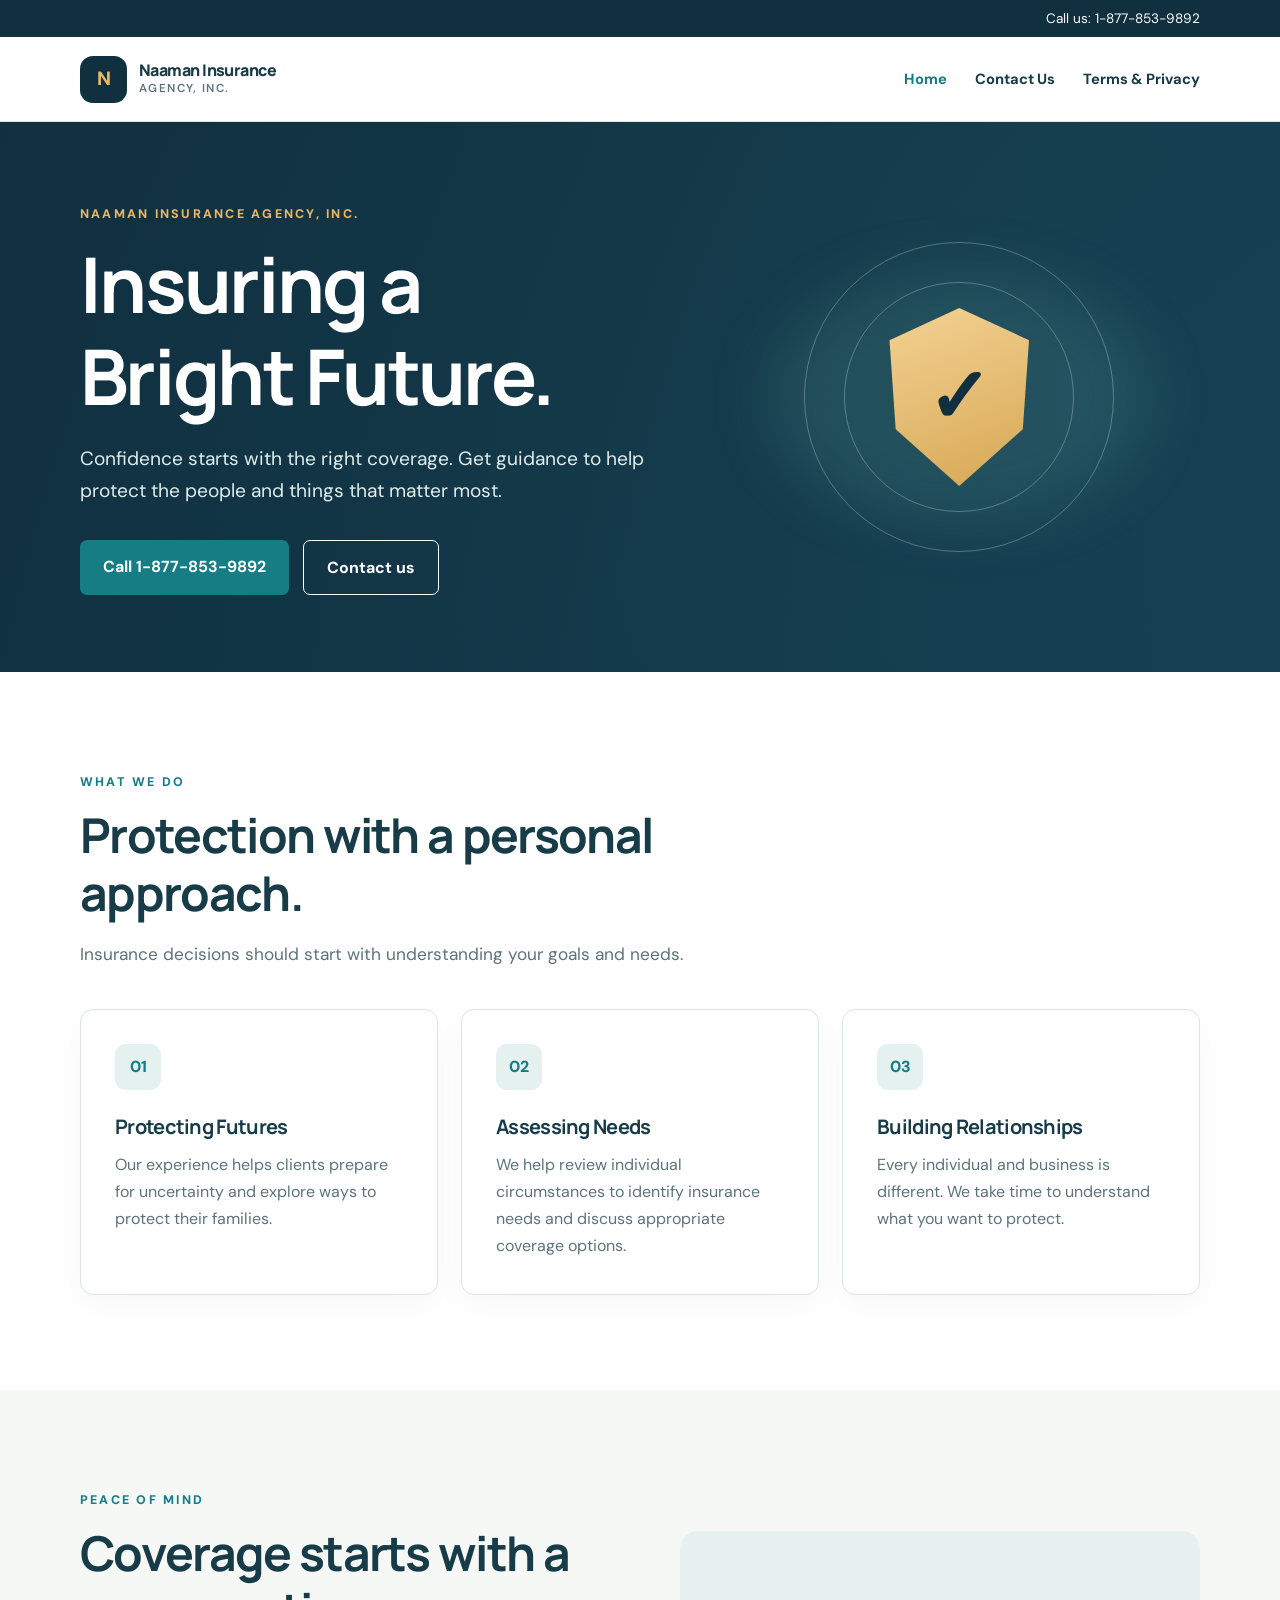
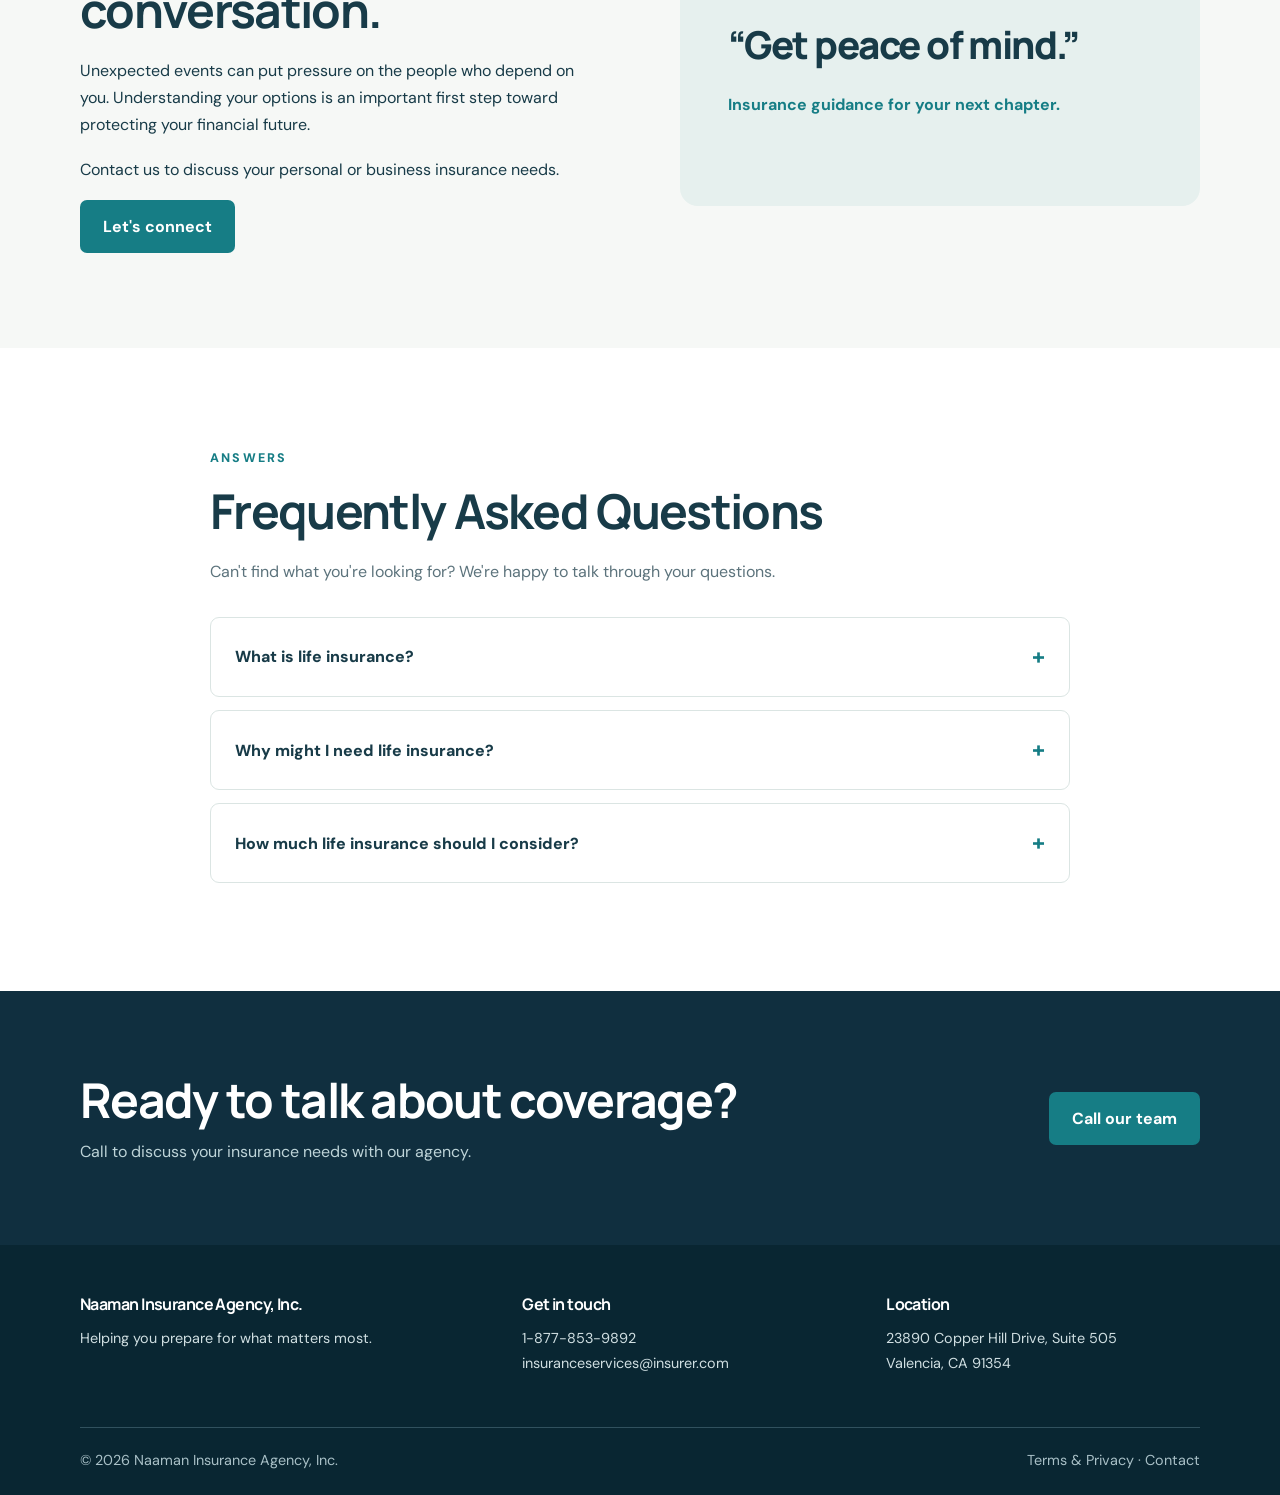
<file: index.html>
<!doctype html><html lang="en"><head><meta charset="utf-8"><meta name="viewport" content="width=device-width,initial-scale=1"><meta name="theme-color" content="#102f3f"><meta name="description" content="Naaman Insurance Agency, Inc. — insurance guidance and personalized assessments for individuals and businesses."><title>Home | Naaman Insurance Agency, Inc.</title><link rel="stylesheet" href="style.css"><script defer src="script.js"></script></head><body><a class="skip" href="#content">Skip to main content</a><div class="topline"><div class="container">Call us: <a href="tel:+18778539892">&nbsp;1-877-853-9892</a></div></div><header class="header"><div class="container nav"><a class="brand" href="index.html"><span class="logo" aria-hidden="true">N</span><span class="brandname">Naaman Insurance<span><small>Agency, Inc.</small></span></span></a><button class="menu-button" aria-expanded="false" aria-controls="navlinks">Menu</button><nav class="links" id="navlinks" aria-label="Main navigation"><a href="index.html" aria-current="page">Home</a><a href="contact-us/" >Contact Us</a><a href="terms-and-services/" >Terms &amp; Privacy</a></nav></div></header><main id="content"><section class="hero"><div class="container hero-wrap"><div><span class="eyebrow">Naaman Insurance Agency, Inc.</span><h1>Insuring a<br>Bright Future.</h1><p>Confidence starts with the right coverage. Get guidance to help protect the people and things that matter most.</p><div class="hero-buttons"><a class="btn" href="tel:+18778539892">Call 1-877-853-9892</a><a class="btn btn-outline" href="contact-us/">Contact us</a></div></div><div class="hero-art" aria-hidden="true"><div class="hero-glow"></div><div class="ring"></div><div class="ring two"></div><div class="shield"><span>✓</span></div></div></div></section>
<section class="section white" id="what-we-do"><div class="container"><div class="section-header"><span class="eyebrow">What we do</span><h2>Protection with a personal approach.</h2><p>Insurance decisions should start with understanding your goals and needs.</p></div><div class="cards"><article class="card"><div class="num">01</div><h3>Protecting Futures</h3><p>Our experience helps clients prepare for uncertainty and explore ways to protect their families.</p></article><article class="card"><div class="num">02</div><h3>Assessing Needs</h3><p>We help review individual circumstances to identify insurance needs and discuss appropriate coverage options.</p></article><article class="card"><div class="num">03</div><h3>Building Relationships</h3><p>Every individual and business is different. We take time to understand what you want to protect.</p></article></div></div></section>
<section class="section"><div class="container intro"><div><span class="eyebrow">Peace of mind</span><h2>Coverage starts with a conversation.</h2><p>Unexpected events can put pressure on the people who depend on you. Understanding your options is an important first step toward protecting your financial future.</p><p>Contact us to discuss your personal or business insurance needs.</p><a class="btn" href="contact-us/">Let's connect</a></div><div class="statement"><div class="quote">“Get peace of mind.”</div><div class="sub">Insurance guidance for your next chapter.</div></div></div></section>
<section class="section white" id="faq"><div class="container faq"><span class="eyebrow">Answers</span><h2>Frequently Asked Questions</h2><p style="color:var(--muted);margin-bottom:32px">Can't find what you're looking for? We're happy to talk through your questions.</p><details><summary>What is life insurance?</summary><p>Life insurance can provide money to your beneficiaries if you die while a qualifying policy is active. Depending on the policy, this benefit may help with housing, education, final expenses, and other financial needs.</p></details><details><summary>Why might I need life insurance?</summary><p>People who rely on your income or care may face financial challenges if you are no longer there. Life insurance may help support those who depend on you.</p></details><details><summary>How much life insurance should I consider?</summary><p>The right amount varies with your income, debts, savings, dependents, and longer-term plans. Contact us to review your situation and explore coverage options.</p></details></div></section>
<section class="cta"><div class="container cta-wrap"><div><h2>Ready to talk about coverage?</h2><p>Call to discuss your insurance needs with our agency.</p></div><a class="btn" href="tel:+18778539892">Call our team</a></div></section></main><footer class="footer"><div class="container"><div class="foot-grid"><div><h3>Naaman Insurance Agency, Inc.</h3><p>Helping you prepare for what matters most.</p></div><div><h3>Get in touch</h3><p><a href="tel:+18778539892">1-877-853-9892</a><br><a href="mailto:insuranceservices@insurer.com">insuranceservices@insurer.com</a></p></div><div><h3>Location</h3><p>23890 Copper Hill Drive, Suite 505<br>Valencia, CA 91354</p></div></div><div class="foot-bottom"><span>© <span id="year">2026</span> Naaman Insurance Agency, Inc.</span><span><a href="terms-and-services/">Terms &amp; Privacy</a> · <a href="contact-us/">Contact</a></span></div></div></footer><script>document.getElementById('year').textContent=new Date().getFullYear()</script></body></html>
</file>
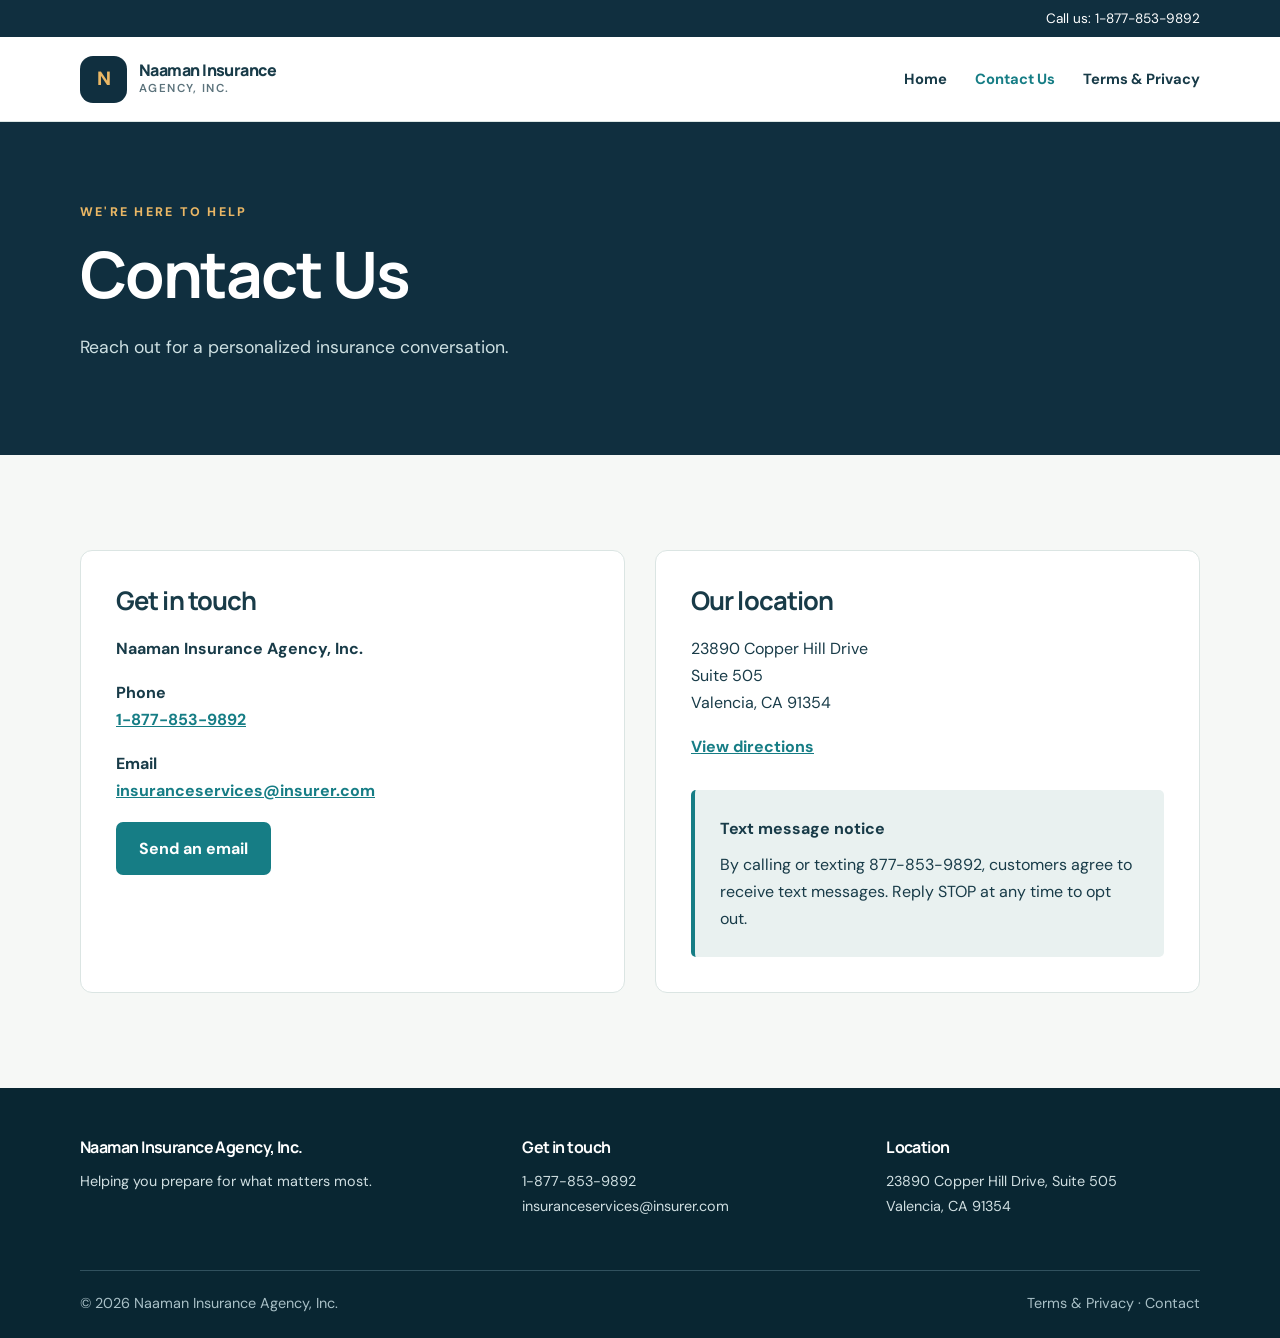
<file: contact-us/index.html>
<!doctype html><html lang="en"><head><meta charset="utf-8"><meta name="viewport" content="width=device-width,initial-scale=1"><meta name="theme-color" content="#102f3f"><meta name="description" content="Naaman Insurance Agency, Inc. — insurance guidance and personalized assessments for individuals and businesses."><title>Contact Us | Naaman Insurance Agency, Inc.</title><link rel="stylesheet" href="../style.css"><script defer src="../script.js"></script></head><body><a class="skip" href="#content">Skip to main content</a><div class="topline"><div class="container">Call us: <a href="tel:+18778539892">&nbsp;1-877-853-9892</a></div></div><header class="header"><div class="container nav"><a class="brand" href="../index.html"><span class="logo" aria-hidden="true">N</span><span class="brandname">Naaman Insurance<span><small>Agency, Inc.</small></span></span></a><button class="menu-button" aria-expanded="false" aria-controls="navlinks">Menu</button><nav class="links" id="navlinks" aria-label="Main navigation"><a href="../index.html" >Home</a><a href="../contact-us/" aria-current="page">Contact Us</a><a href="../terms-and-services/" >Terms &amp; Privacy</a></nav></div></header><main id="content"><section class="pagehero"><div class="container"><span class="eyebrow" style="color:var(--gold)">We're here to help</span><h1>Contact Us</h1><p>Reach out for a personalized insurance conversation.</p></div></section><section class="section"><div class="container contactgrid"><div class="contactcard"><h2>Get in touch</h2><p><strong>Naaman Insurance Agency, Inc.</strong></p><p><strong>Phone</strong><br><a href="tel:+18778539892">1-877-853-9892</a></p><p><strong>Email</strong><br><a href="mailto:insuranceservices@insurer.com">insuranceservices@insurer.com</a></p><p><a class="btn" style="color:white" href="mailto:insuranceservices@insurer.com?subject=Insurance%20Inquiry">Send an email</a></p></div><div class="contactcard"><h2>Our location</h2><p>23890 Copper Hill Drive<br>Suite 505<br>Valencia, CA 91354</p><p><a href="https://www.google.com/maps/search/?api=1&amp;query=23890+Copper+Hill+Drive+Suite+505+Valencia+CA+91354" rel="noopener noreferrer" target="_blank">View directions</a></p><div class="note"><strong>Text message notice</strong><p style="margin:8px 0 0">By calling or texting 877-853-9892, customers agree to receive text messages. Reply STOP at any time to opt out.</p></div></div></div></section></main><footer class="footer"><div class="container"><div class="foot-grid"><div><h3>Naaman Insurance Agency, Inc.</h3><p>Helping you prepare for what matters most.</p></div><div><h3>Get in touch</h3><p><a href="tel:+18778539892">1-877-853-9892</a><br><a href="mailto:insuranceservices@insurer.com">insuranceservices@insurer.com</a></p></div><div><h3>Location</h3><p>23890 Copper Hill Drive, Suite 505<br>Valencia, CA 91354</p></div></div><div class="foot-bottom"><span>© <span id="year">2026</span> Naaman Insurance Agency, Inc.</span><span><a href="../terms-and-services/">Terms &amp; Privacy</a> · <a href="../contact-us/">Contact</a></span></div></div></footer><script>document.getElementById('year').textContent=new Date().getFullYear()</script></body></html>
</file>
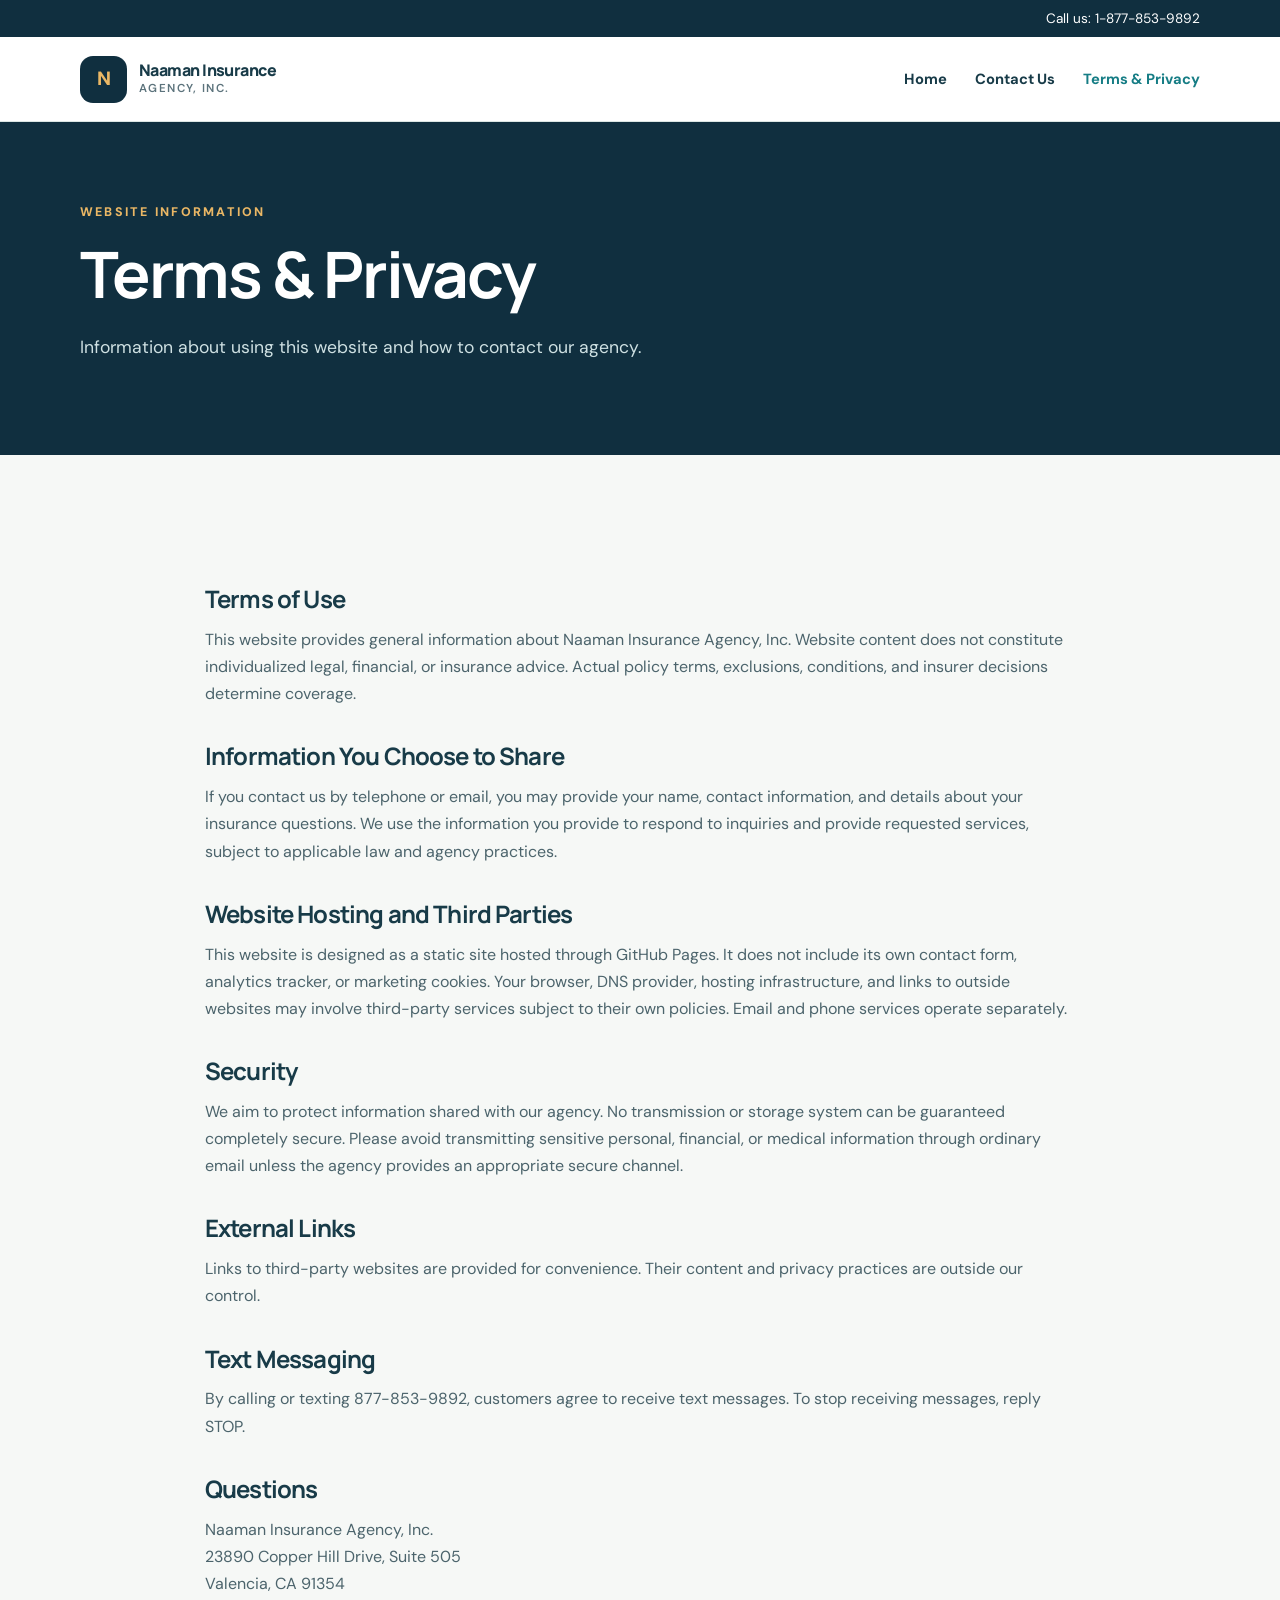
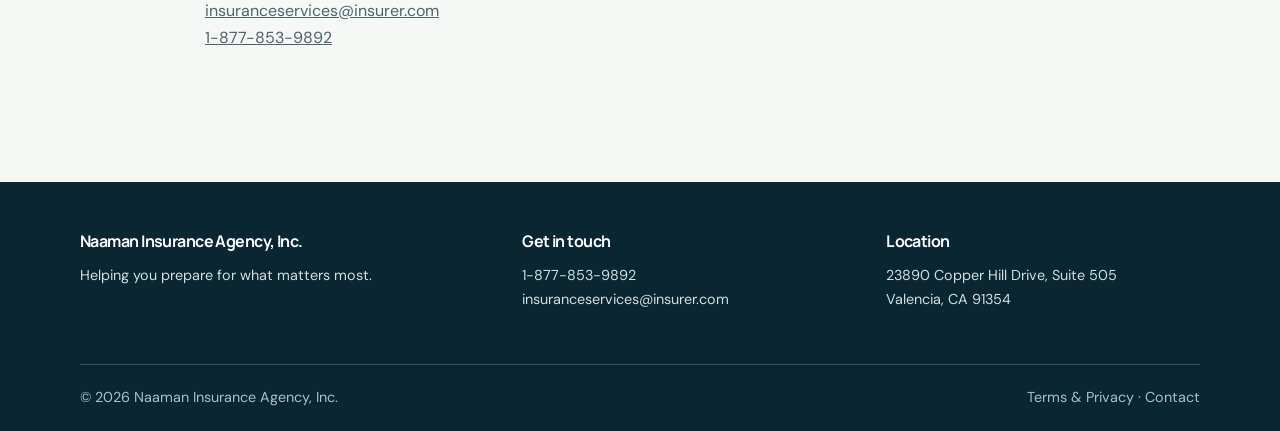
<file: terms-and-services/index.html>
<!doctype html><html lang="en"><head><meta charset="utf-8"><meta name="viewport" content="width=device-width,initial-scale=1"><meta name="theme-color" content="#102f3f"><meta name="description" content="Naaman Insurance Agency, Inc. — insurance guidance and personalized assessments for individuals and businesses."><title>Terms and Services | Naaman Insurance Agency, Inc.</title><link rel="stylesheet" href="../style.css"><script defer src="../script.js"></script></head><body><a class="skip" href="#content">Skip to main content</a><div class="topline"><div class="container">Call us: <a href="tel:+18778539892">&nbsp;1-877-853-9892</a></div></div><header class="header"><div class="container nav"><a class="brand" href="../index.html"><span class="logo" aria-hidden="true">N</span><span class="brandname">Naaman Insurance<span><small>Agency, Inc.</small></span></span></a><button class="menu-button" aria-expanded="false" aria-controls="navlinks">Menu</button><nav class="links" id="navlinks" aria-label="Main navigation"><a href="../index.html" >Home</a><a href="../contact-us/" >Contact Us</a><a href="../terms-and-services/" aria-current="page">Terms &amp; Privacy</a></nav></div></header><main id="content"><section class="pagehero"><div class="container"><span class="eyebrow" style="color:var(--gold)">Website information</span><h1>Terms &amp; Privacy</h1><p>Information about using this website and how to contact our agency.</p></div></section><div class="container legal section"><section><h2>Terms of Use</h2><p>This website provides general information about Naaman Insurance Agency, Inc. Website content does not constitute individualized legal, financial, or insurance advice. Actual policy terms, exclusions, conditions, and insurer decisions determine coverage.</p></section><section><h2>Information You Choose to Share</h2><p>If you contact us by telephone or email, you may provide your name, contact information, and details about your insurance questions. We use the information you provide to respond to inquiries and provide requested services, subject to applicable law and agency practices.</p></section><section><h2>Website Hosting and Third Parties</h2><p>This website is designed as a static site hosted through GitHub Pages. It does not include its own contact form, analytics tracker, or marketing cookies. Your browser, DNS provider, hosting infrastructure, and links to outside websites may involve third-party services subject to their own policies. Email and phone services operate separately.</p></section><section><h2>Security</h2><p>We aim to protect information shared with our agency. No transmission or storage system can be guaranteed completely secure. Please avoid transmitting sensitive personal, financial, or medical information through ordinary email unless the agency provides an appropriate secure channel.</p></section><section><h2>External Links</h2><p>Links to third-party websites are provided for convenience. Their content and privacy practices are outside our control.</p></section><section><h2>Text Messaging</h2><p>By calling or texting 877-853-9892, customers agree to receive text messages. To stop receiving messages, reply STOP.</p></section><section><h2>Questions</h2><p>Naaman Insurance Agency, Inc.<br>23890 Copper Hill Drive, Suite 505<br>Valencia, CA 91354<br><a href="mailto:insuranceservices@insurer.com">insuranceservices@insurer.com</a><br><a href="tel:+18778539892">1-877-853-9892</a></p></section></div></main><footer class="footer"><div class="container"><div class="foot-grid"><div><h3>Naaman Insurance Agency, Inc.</h3><p>Helping you prepare for what matters most.</p></div><div><h3>Get in touch</h3><p><a href="tel:+18778539892">1-877-853-9892</a><br><a href="mailto:insuranceservices@insurer.com">insuranceservices@insurer.com</a></p></div><div><h3>Location</h3><p>23890 Copper Hill Drive, Suite 505<br>Valencia, CA 91354</p></div></div><div class="foot-bottom"><span>© <span id="year">2026</span> Naaman Insurance Agency, Inc.</span><span><a href="../terms-and-services/">Terms &amp; Privacy</a> · <a href="../contact-us/">Contact</a></span></div></div></footer><script>document.getElementById('year').textContent=new Date().getFullYear()</script></body></html>
</file>
<file: style.css>
@import url('https://fonts.googleapis.com/css2?family=DM+Sans:wght@400;500;600;700&family=Manrope:wght@400;500;600;700;800&display=swap');
:root{--navy:#102f3f;--ink:#183b48;--muted:#5c737c;--teal:#167d85;--gold:#eab765;--bg:#f6f8f6;--white:#fff;--line:#dbe5e3}*{box-sizing:border-box}html{scroll-behavior:smooth}body{margin:0;font:16px/1.7 'DM Sans',Arial,sans-serif;color:var(--ink);background:var(--bg)}a{color:inherit}h1,h2,h3{font-family:'Manrope',Arial,sans-serif;line-height:1.2;letter-spacing:-.035em}h1{font-size:clamp(2.8rem,6vw,5.4rem);margin:0 0 20px}h2{font-size:clamp(2rem,4vw,3rem);margin:0 0 18px}h3{font-size:1.25rem;margin:0 0 12px}p{margin:0 0 17px}.container{width:min(1120px,calc(100% - 44px));margin:auto}.skip{position:absolute;left:-10000px}.skip:focus{left:12px;top:12px;background:white;padding:10px;z-index:30}.topline{background:var(--navy);color:white;font-size:.85rem}.topline .container{display:flex;justify-content:flex-end;padding:7px 0}.topline a{text-decoration:none}.header{background:rgba(255,255,255,.98);border-bottom:1px solid var(--line);position:sticky;top:0;z-index:15}.nav{display:flex;align-items:center;justify-content:space-between;gap:20px;min-height:84px}.brand{text-decoration:none;display:flex;align-items:center;gap:12px}.logo{display:inline-grid;place-items:center;background:var(--navy);border-radius:13px;width:47px;height:47px;color:var(--gold);font-weight:800;font-size:1.2rem}.brandname{font:800 1rem/1.25 'Manrope';letter-spacing:-.035em}.brandname small{display:block;font:600 .72rem/1.5 'DM Sans';color:var(--muted);letter-spacing:.12em;text-transform:uppercase}.links{display:flex;gap:28px;align-items:center}.links a{text-decoration:none;font-weight:700;font-size:.92rem}.links a:hover,.links a[aria-current=page]{color:var(--teal)}.btn{display:inline-block;border:0;border-radius:7px;background:var(--teal);color:white;text-decoration:none;font-weight:700;padding:13px 23px;transition:transform .2s,background .2s}.btn:hover{background:#0d6168;transform:translateY(-1px)}.btn-outline{background:transparent;border:1px solid currentColor}.btn-outline:hover{background:#fff2}.hero{background:linear-gradient(116deg,#102f3ff7,#123e50ef),radial-gradient(circle at 80% 30%,#67a3a5,#102f3f);color:white;overflow:hidden}.hero-wrap{min-height:550px;display:grid;grid-template-columns:1.1fr .9fr;align-items:center;gap:50px;padding:75px 0}.eyebrow{display:inline-block;text-transform:uppercase;letter-spacing:.18em;font-size:.78rem;font-weight:800;color:var(--teal);margin-bottom:13px}.hero .eyebrow{color:var(--gold)}.hero p{font-size:1.2rem;color:#e0edec;max-width:570px}.hero-buttons{display:flex;flex-wrap:wrap;gap:14px;margin-top:32px}.hero-art{height:350px;position:relative;display:grid;place-items:center}.ring{height:310px;width:310px;border:1px solid #ffffff45;border-radius:50%;position:absolute}.ring.two{height:230px;width:230px}.shield{width:155px;height:178px;clip-path:polygon(50% 0%,95% 18%,91% 68%,50% 100%,9% 68%,5% 18%);background:linear-gradient(160deg,#f4d293,#d6a754);display:grid;place-items:center;filter:drop-shadow(0 10px 20px #05192355)}.shield span{font-size:76px;color:var(--navy);font-weight:800}.hero-glow{position:absolute;inset:50px;border-radius:50%;background:#64a6a52e;filter:blur(28px)}.section{padding:95px 0}.section.white{background:white}.section-header{max-width:690px;margin-bottom:40px}.section-header p{color:var(--muted);font-size:1.08rem}.cards{display:grid;grid-template-columns:repeat(3,1fr);gap:23px}.card{padding:34px;border:1px solid var(--line);background:white;border-radius:13px;box-shadow:0 12px 35px #102f3f08}.card .num{display:grid;place-items:center;width:46px;height:46px;border-radius:11px;background:#e4f1ef;color:var(--teal);font-weight:800;margin-bottom:25px}.card p{color:var(--muted);margin:0}.intro{display:grid;grid-template-columns:1fr 1fr;gap:80px;align-items:center}.statement{background:#e6f0ee;border-radius:18px;padding:48px;min-height:275px;display:flex;flex-direction:column;justify-content:center}.statement .quote{font:800 clamp(1.5rem,3vw,2.4rem)/1.35 Manrope;letter-spacing:-.04em}.statement .sub{margin-top:20px;color:var(--teal);font-weight:700}.faq{max-width:860px}.faq details{background:white;border:1px solid var(--line);margin-bottom:13px;border-radius:9px;padding:20px 24px}.faq summary{cursor:pointer;font-weight:800;list-style:none;display:flex;align-items:center;justify-content:space-between;gap:15px}.faq summary:after{content:'+';font-size:1.4rem;color:var(--teal)}.faq details[open] summary:after{content:'−'}.faq details p{margin:17px 0 0;color:var(--muted)}.cta{padding:80px 0;background:var(--navy);color:white}.cta-wrap{display:flex;align-items:center;justify-content:space-between;gap:25px}.cta h2{margin-bottom:9px}.cta p{color:#bed4d8;margin:0}.footer{background:#092632;color:#d0dfe2;padding:50px 0 22px;font-size:.9rem}.foot-grid{display:grid;grid-template-columns:1.25fr 1fr 1fr;gap:50px}.footer h3{color:white;font-size:1rem}.footer a{text-decoration:none}.footer a:hover{text-decoration:underline}.foot-bottom{border-top:1px solid #31515e;margin-top:35px;padding-top:20px;display:flex;justify-content:space-between;gap:15px;color:#a9c0c7}.pagehero{background:var(--navy);color:white;padding:75px 0}.pagehero h1{font-size:clamp(2.5rem,5vw,4rem)}.pagehero p{color:#cee0e2;font-size:1.1rem}.contactgrid{display:grid;grid-template-columns:1fr 1fr;gap:30px}.contactcard{background:white;border:1px solid var(--line);padding:35px;border-radius:12px}.contactcard h2{font-size:1.6rem}.contactcard a{color:var(--teal);font-weight:700}.note{background:#e9f1f0;padding:25px;border-left:4px solid var(--teal);border-radius:5px;margin-top:30px}.legal{max-width:870px}.legal section{margin:35px 0}.legal h2{font-size:1.5rem;margin-bottom:12px}.legal p,.legal li{color:#4c646c}.legal-warning{border:1px solid #edc67d;background:#fff7e7;border-radius:8px;padding:17px 22px}.menu-button{display:none}@media(max-width:800px){.hero-wrap,.intro,.contactgrid{grid-template-columns:1fr}.hero-wrap{padding:65px 0;gap:0}.hero-art{height:210px}.ring{height:190px;width:190px}.ring.two{height:140px;width:140px}.shield{width:95px;height:120px}.shield span{font-size:45px}.cards{grid-template-columns:1fr}.section{padding:65px 0}.foot-grid{grid-template-columns:1fr 1fr}.cta-wrap{align-items:start;flex-direction:column}.links{gap:13px}.nav{min-height:76px}.links a{font-size:.83rem}}@media(max-width:570px){.container{width:min(100% - 34px,1120px)}.brandname{font-size:.85rem}.brandname small{font-size:.63rem}.logo{height:40px;width:40px}.menu-button{display:block;background:white;border:1px solid var(--line);padding:8px 12px;border-radius:6px;color:var(--navy);font-weight:800}.links{display:none;position:absolute;top:76px;left:0;right:0;background:white;padding:19px 22px;flex-direction:column;align-items:stretch;border-bottom:1px solid var(--line)}.links.open{display:flex}.hero-art{display:none}.hero-wrap{min-height:470px}.foot-grid{grid-template-columns:1fr;gap:22px}.foot-bottom{flex-direction:column}.contactcard{padding:24px}}
</file>
